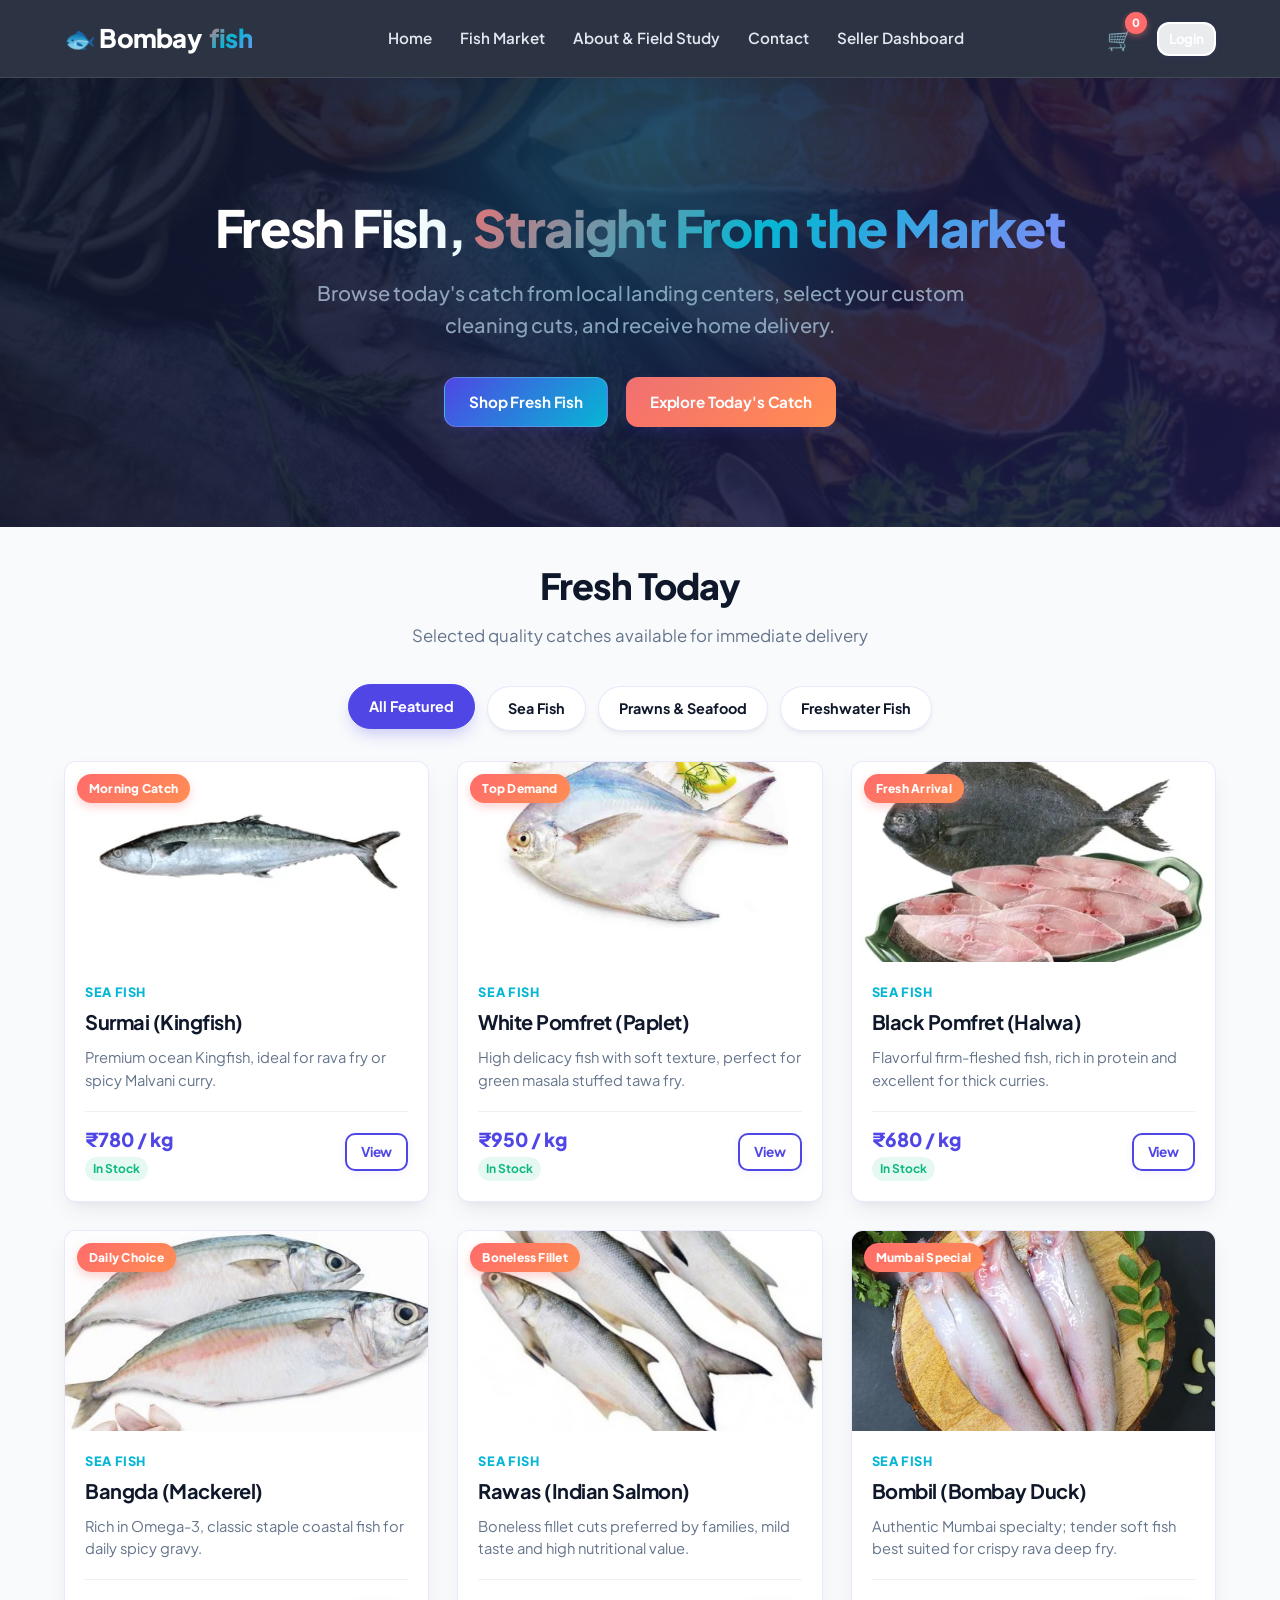
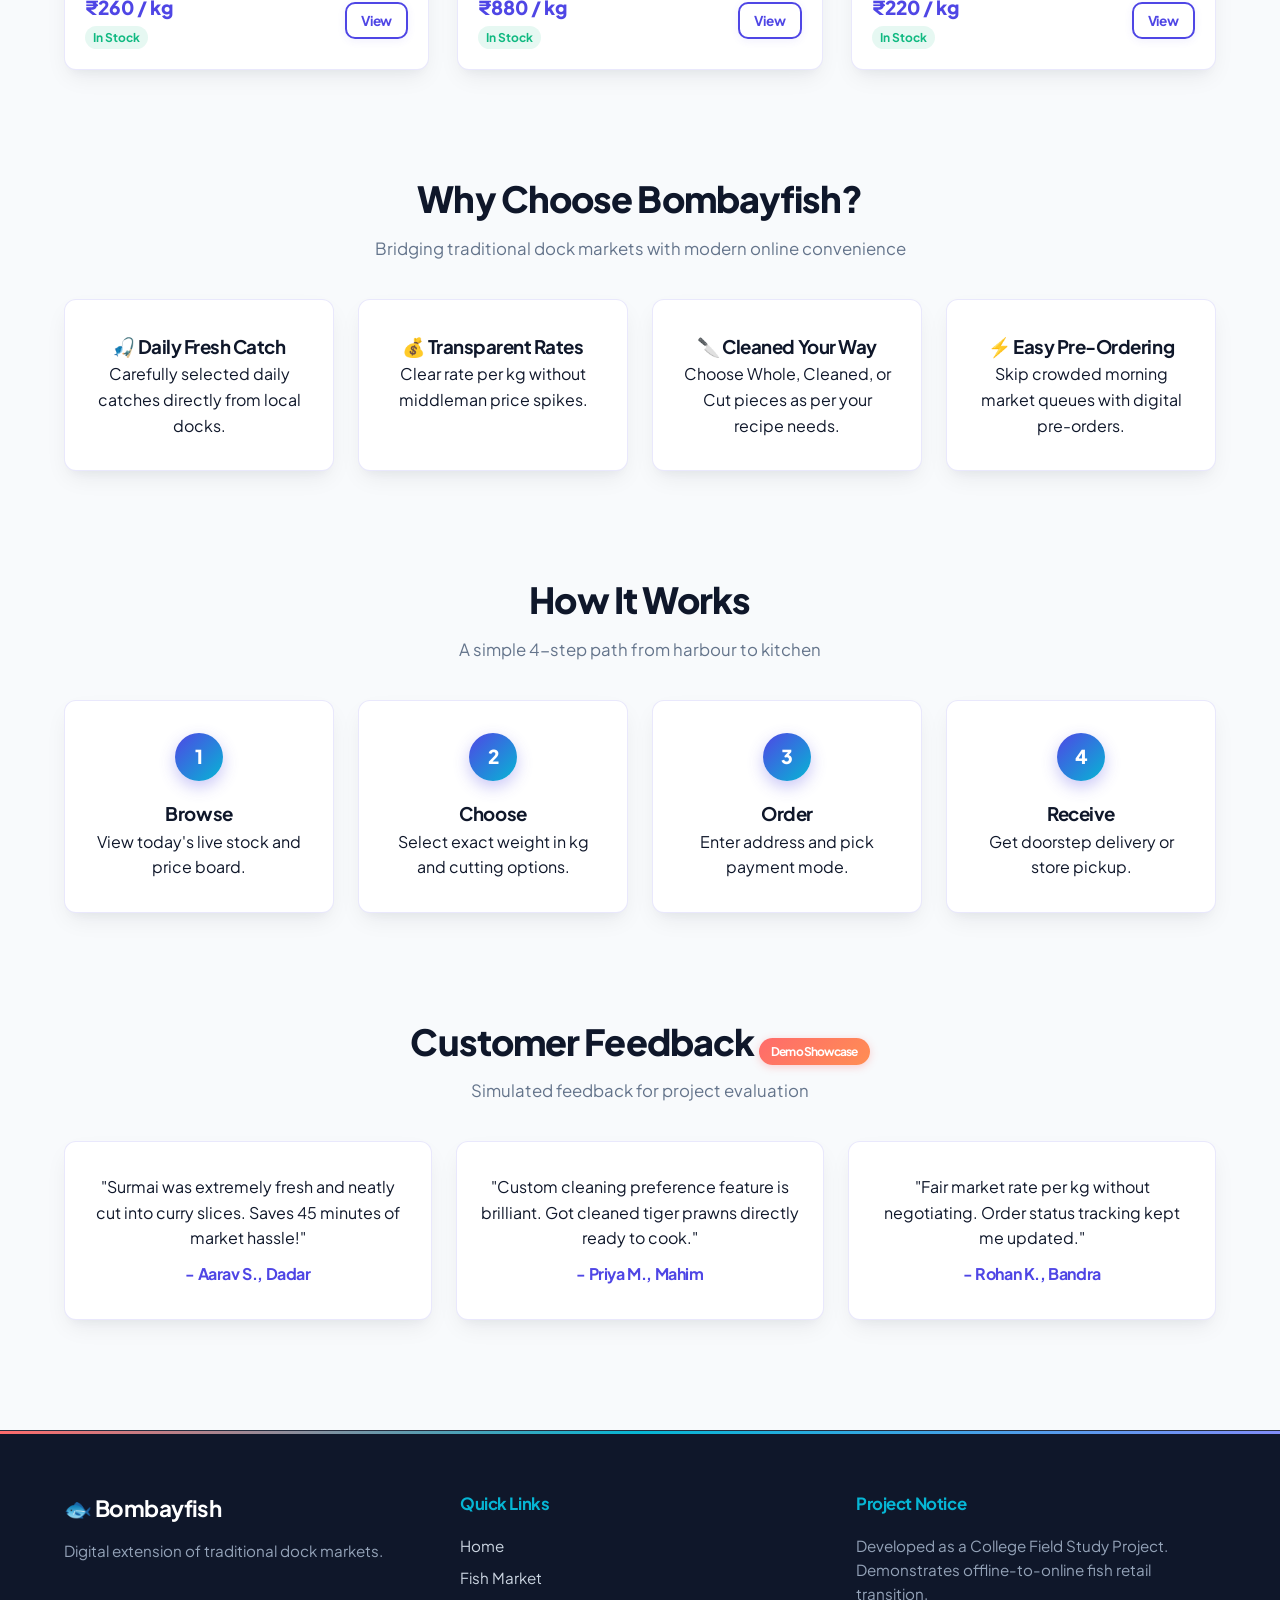
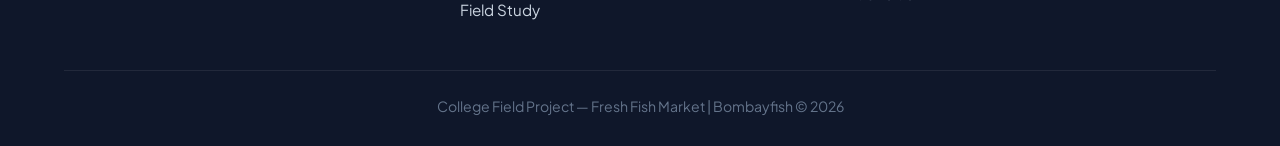
<file: bombayfish/index.html>
<!DOCTYPE html>
<html lang="en">
<head>
  <meta charset="UTF-8">
  <meta name="viewport" content="width=device-width, initial-scale=1.0">
  <title>Bombayfish - Fresh Fish Market</title>
  <link rel="stylesheet" href="style.css">
</head>
<body>

  <!-- Navigation Bar -->
  <header>
    <nav class="navbar">
      <a href="index.html" class="logo">🐟 Bombay<span>fish</span></a>
      <button class="menu-toggle" id="mobileMenuToggle">☰</button>
      <div class="nav-links" id="navLinks">
        <a href="index.html">Home</a>
        <a href="products.html">Fish Market</a>
        <a href="about.html">About & Field Study</a>
        <a href="contact.html">Contact</a>
        <a href="admin.html">Seller Dashboard</a>
      </div>
      <div class="nav-icons">
        <a href="cart.html" class="cart-icon-btn">🛒 <span class="cart-count" id="cartCount">0</span></a>
        <a href="login.html" class="btn btn-outline" style="color: white; border-color: white; padding: 4px 10px; font-size:0.85rem;">Login</a>
      </div>
    </nav>
  </header>

  <!-- Hero Section -->
  <section class="hero">
    <h1>Fresh Fish, <span class="hero-gradient-text">Straight From the Market</span></h1>
    <p>Browse today's catch from local landing centers, select your custom cleaning cuts, and receive home delivery.</p>
    <div class="hero-buttons">
      <a href="products.html" class="btn btn-primary">Shop Fresh Fish</a>
      <a href="#freshToday" class="btn btn-secondary">Explore Today's Catch</a>
    </div>
  </section>

  <!-- Fresh Today Section with Category Chips -->
  <section class="container" id="freshToday">
    <div class="section-title">
      <h2>Fresh Today</h2>
      <p>Selected quality catches available for immediate delivery</p>
    </div>

    <!-- Interactive Category Filter Chips -->
    <div class="category-chips">
      <span class="chip active" onclick="filterHomeProducts('All', this)">All Featured</span>
      <span class="chip" onclick="filterHomeProducts('Sea Fish', this)">Sea Fish</span>
      <span class="chip" onclick="filterHomeProducts('Prawns & Seafood', this)">Prawns & Seafood</span>
      <span class="chip" onclick="filterHomeProducts('Freshwater Fish', this)">Freshwater Fish</span>
    </div>

    <div class="product-grid" id="homeProductGrid"></div>
  </section>

  <!-- Why Choose Section -->
  <section class="container" style="margin-top: 40px;">
    <div class="section-title">
      <h2>Why Choose Bombayfish?</h2>
      <p>Bridging traditional dock markets with modern online convenience</p>
    </div>
    <div class="features-grid">
      <div class="feature-card">
        <h3>🎣 Daily Fresh Catch</h3>
        <p>Carefully selected daily catches directly from local docks.</p>
      </div>
      <div class="feature-card">
        <h3>💰 Transparent Rates</h3>
        <p>Clear rate per kg without middleman price spikes.</p>
      </div>
      <div class="feature-card">
        <h3>🔪 Cleaned Your Way</h3>
        <p>Choose Whole, Cleaned, or Cut pieces as per your recipe needs.</p>
      </div>
      <div class="feature-card">
        <h3>⚡ Easy Pre-Ordering</h3>
        <p>Skip crowded morning market queues with digital pre-orders.</p>
      </div>
    </div>
  </section>

  <!-- How It Works Section -->
  <section class="container" style="margin-top: 40px;">
    <div class="section-title">
      <h2>How It Works</h2>
      <p>A simple 4-step path from harbour to kitchen</p>
    </div>
    <div class="steps-grid">
      <div class="step-card">
        <div class="step-number">1</div>
        <h3>Browse</h3>
        <p>View today's live stock and price board.</p>
      </div>
      <div class="step-card">
        <div class="step-number">2</div>
        <h3>Choose</h3>
        <p>Select exact weight in kg and cutting options.</p>
      </div>
      <div class="step-card">
        <div class="step-number">3</div>
        <h3>Order</h3>
        <p>Enter address and pick payment mode.</p>
      </div>
      <div class="step-card">
        <div class="step-number">4</div>
        <h3>Receive</h3>
        <p>Get doorstep delivery or store pickup.</p>
      </div>
    </div>
  </section>

  <!-- Sample Customer Reviews -->
  <section class="container" style="margin-top: 40px;">
    <div class="section-title">
      <h2>Customer Feedback <span class="badge-demo">Demo Showcase</span></h2>
      <p>Simulated feedback for project evaluation</p>
    </div>
    <div class="features-grid">
      <div class="feature-card">
        <p>"Surmai was extremely fresh and neatly cut into curry slices. Saves 45 minutes of market hassle!"</p>
        <h4 style="margin-top:10px; color:var(--electric-indigo);">- Aarav S., Dadar</h4>
      </div>
      <div class="feature-card">
        <p>"Custom cleaning preference feature is brilliant. Got cleaned tiger prawns directly ready to cook."</p>
        <h4 style="margin-top:10px; color:var(--electric-indigo);">- Priya M., Mahim</h4>
      </div>
      <div class="feature-card">
        <p>"Fair market rate per kg without negotiating. Order status tracking kept me updated."</p>
        <h4 style="margin-top:10px; color:var(--electric-indigo);">- Rohan K., Bandra</h4>
      </div>
    </div>
  </section>

  <!-- Footer -->
  <footer>
    <div class="footer-content">
      <div>
        <h3>🐟 Bombayfish</h3>
        <p>Digital extension of traditional dock markets.</p>
      </div>
      <div>
        <h4>Quick Links</h4>
        <p><a href="index.html">Home</a></p>
        <p><a href="products.html">Fish Market</a></p>
        <p><a href="about.html">Field Study</a></p>
      </div>
      <div>
        <h4>Project Notice</h4>
        <p>Developed as a College Field Study Project. Demonstrates offline-to-online fish retail transition.</p>
      </div>
    </div>
    <div class="footer-bottom">
      <p>College Field Project — Fresh Fish Market | Bombayfish © 2026</p>
    </div>
  </footer>

  <script src="script.js"></script>
  <script>
    let homeProducts = [];

    document.addEventListener("DOMContentLoaded", () => {
      homeProducts = getProducts();
      renderProductGrid("homeProductGrid", homeProducts.slice(0, 6));
    });

    function filterHomeProducts(category, chipElement) {
      document.querySelectorAll('.chip').forEach(c => c.classList.remove('active'));
      chipElement.classList.add('active');

      if (category === 'All') {
        renderProductGrid("homeProductGrid", homeProducts.slice(0, 6));
      } else {
        const filtered = homeProducts.filter(p => p.category === category);
        renderProductGrid("homeProductGrid", filtered);
      }
    }
  </script>
</body>
</html>
</file>
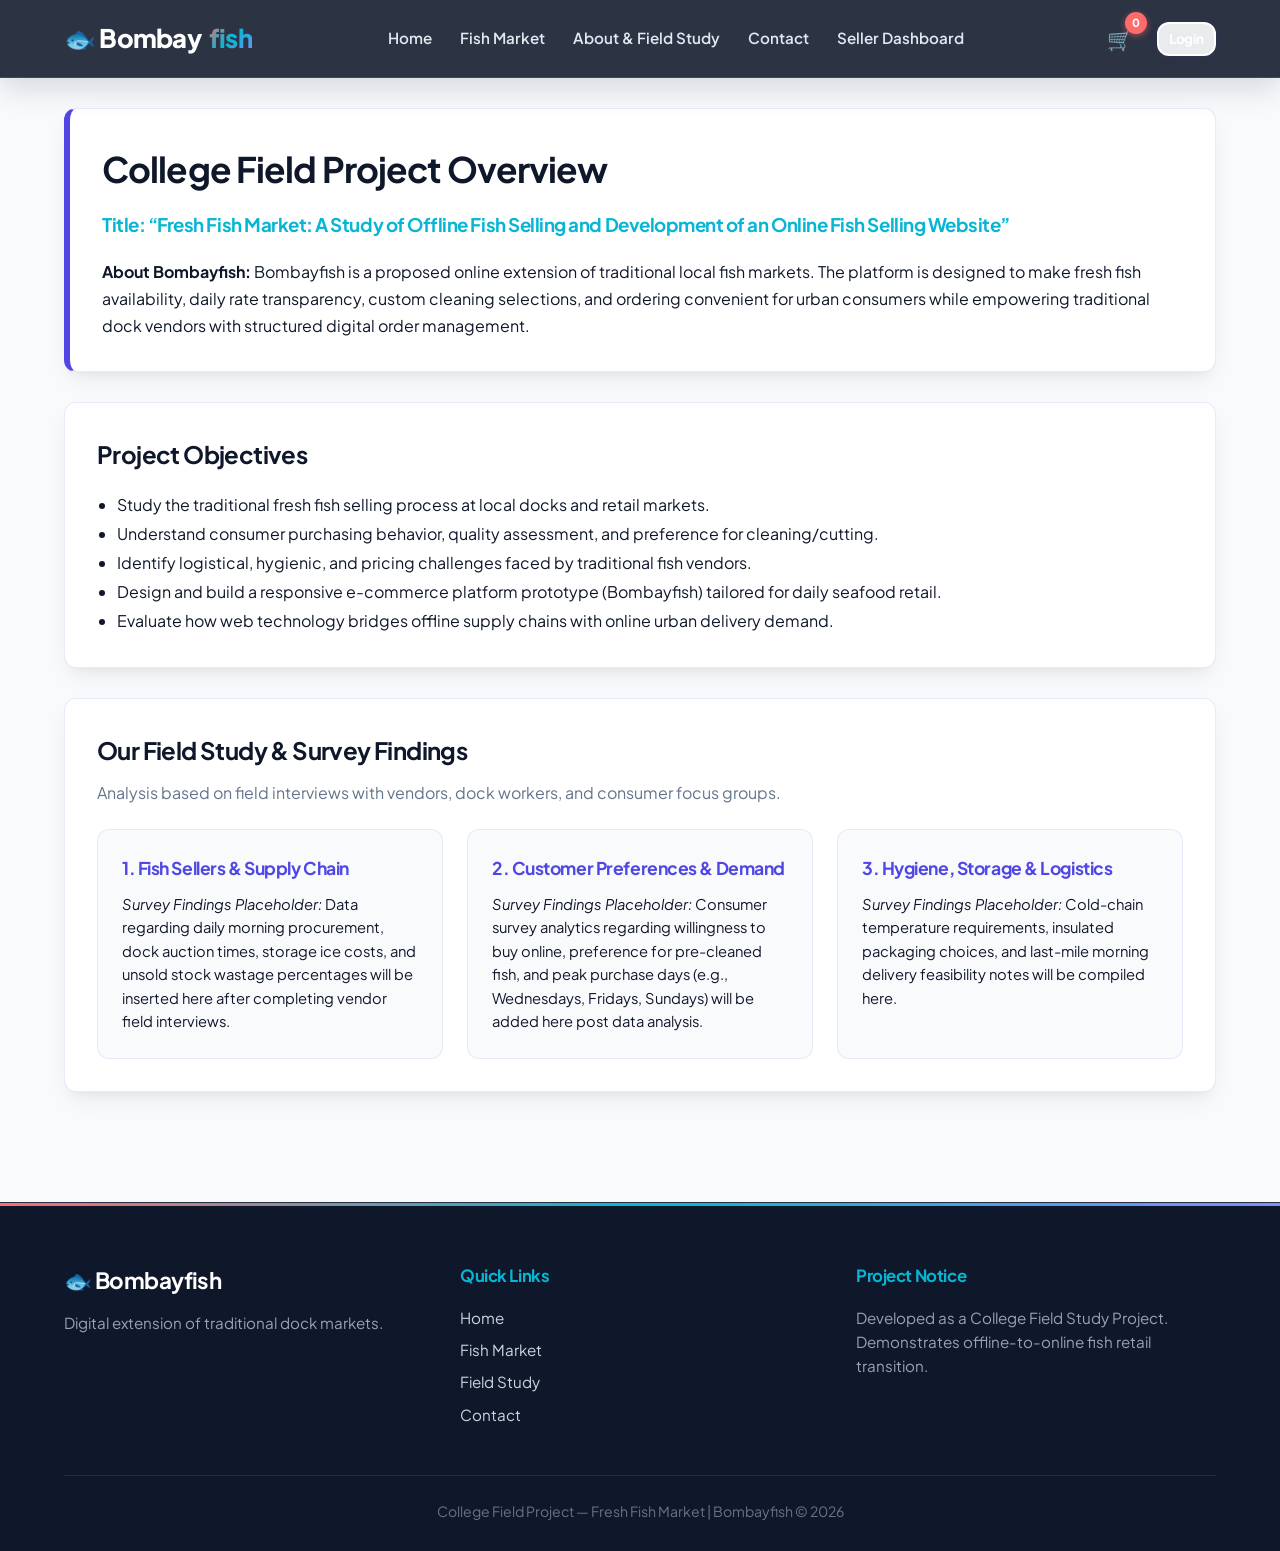
<file: bombayfish/about.html>
<!DOCTYPE html>
<html lang="en">
<head>
  <meta charset="UTF-8">
  <meta name="viewport" content="width=device-width, initial-scale=1.0">
  <title>About & Field Study - Bombayfish</title>
  <link rel="stylesheet" href="style.css">
</head>
<body>
  <header>
    <nav class="navbar">
      <a href="index.html" class="logo">🐟 Bombay<span>fish</span></a>
      <button class="menu-toggle" id="mobileMenuToggle">☰</button>
      <div class="nav-links" id="navLinks">
        <a href="index.html">Home</a>
        <a href="products.html">Fish Market</a>
        <a href="about.html">About & Field Study</a>
        <a href="contact.html">Contact</a>
        <a href="admin.html">Seller Dashboard</a>
      </div>
      <div class="nav-icons">
        <a href="cart.html" class="cart-icon-btn">🛒 <span class="cart-count" id="cartCount">0</span></a>
        <a href="login.html" class="btn btn-outline" style="color: white; border-color: white; padding: 4px 10px; font-size:0.85rem;">Login</a>
      </div>
    </nav>
  </header>

  <div class="container">
    <!-- Academic Project Header -->
    <div style="background: white; padding: 32px; border-radius: var(--radius); border: 1px solid var(--border-color); border-left: 6px solid var(--electric-indigo); margin-bottom: 30px; box-shadow: var(--shadow-md);">
      <h1 style="color: var(--deep-charcoal); margin-bottom: 12px; font-size: 2.2rem;">College Field Project Overview</h1>
      <h3 style="color: var(--vivid-cyan); font-weight: 700;">Title: “Fresh Fish Market: A Study of Offline Fish Selling and Development of an Online Fish Selling Website”</h3>
      <p style="margin-top: 18px; color: var(--text-dark); line-height: 1.7;">
        <strong>About Bombayfish:</strong> Bombayfish is a proposed online extension of traditional local fish markets. The platform is designed to make fresh fish availability, daily rate transparency, custom cleaning selections, and ordering convenient for urban consumers while empowering traditional dock vendors with structured digital order management.
      </p>
    </div>

    <!-- Research & Project Objectives -->
    <div style="background: white; padding: 32px; border-radius: var(--radius); border: 1px solid var(--border-color); box-shadow: var(--shadow-md); margin-bottom: 30px;">
      <h2 style="color: var(--deep-charcoal); margin-bottom: 18px;">Project Objectives</h2>
      <ul style="list-style-type: disc; padding-left: 20px; line-height: 1.8; color: var(--text-dark);">
        <li>Study the traditional fresh fish selling process at local docks and retail markets.</li>
        <li>Understand consumer purchasing behavior, quality assessment, and preference for cleaning/cutting.</li>
        <li>Identify logistical, hygienic, and pricing challenges faced by traditional fish vendors.</li>
        <li>Design and build a responsive e-commerce platform prototype (Bombayfish) tailored for daily seafood retail.</li>
        <li>Evaluate how web technology bridges offline supply chains with online urban delivery demand.</li>
      </ul>
    </div>

    <!-- Field Study & Survey Placeholder Section -->
    <div style="background: white; padding: 32px; border-radius: var(--radius); border: 1px solid var(--border-color); box-shadow: var(--shadow-md);">
      <h2 style="color: var(--deep-charcoal); margin-bottom: 10px;">Our Field Study & Survey Findings</h2>
      <p style="color: var(--text-muted); margin-bottom: 24px;">Analysis based on field interviews with vendors, dock workers, and consumer focus groups.</p>

      <div style="display: grid; grid-template-columns: repeat(auto-fit, minmax(280px, 1fr)); gap: 24px;">
        <div style="background: var(--off-white); padding: 24px; border-radius: var(--radius); border: 1px solid rgba(79, 70, 229, 0.1);">
          <h4 style="color: var(--electric-indigo); margin-bottom: 10px; font-size: 1.1rem;">1. Fish Sellers & Supply Chain</h4>
          <p style="font-size: 0.92rem; color: var(--text-dark); line-height: 1.6;">
            <em>Survey Findings Placeholder:</em> Data regarding daily morning procurement, dock auction times, storage ice costs, and unsold stock wastage percentages will be inserted here after completing vendor field interviews.
          </p>
        </div>

        <div style="background: var(--off-white); padding: 24px; border-radius: var(--radius); border: 1px solid rgba(79, 70, 229, 0.1);">
          <h4 style="color: var(--electric-indigo); margin-bottom: 10px; font-size: 1.1rem;">2. Customer Preferences & Demand</h4>
          <p style="font-size: 0.92rem; color: var(--text-dark); line-height: 1.6;">
            <em>Survey Findings Placeholder:</em> Consumer survey analytics regarding willingness to buy online, preference for pre-cleaned fish, and peak purchase days (e.g., Wednesdays, Fridays, Sundays) will be added here post data analysis.
          </p>
        </div>

        <div style="background: var(--off-white); padding: 24px; border-radius: var(--radius); border: 1px solid rgba(79, 70, 229, 0.1);">
          <h4 style="color: var(--electric-indigo); margin-bottom: 10px; font-size: 1.1rem;">3. Hygiene, Storage & Logistics</h4>
          <p style="font-size: 0.92rem; color: var(--text-dark); line-height: 1.6;">
            <em>Survey Findings Placeholder:</em> Cold-chain temperature requirements, insulated packaging choices, and last-mile morning delivery feasibility notes will be compiled here.
          </p>
        </div>
      </div>
    </div>
  </div>

  <footer>
    <div class="footer-content">
      <div>
        <h3>🐟 Bombayfish</h3>
        <p>Digital extension of traditional dock markets.</p>
      </div>
      <div>
        <h4>Quick Links</h4>
        <p><a href="index.html">Home</a></p>
        <p><a href="products.html">Fish Market</a></p>
        <p><a href="about.html">Field Study</a></p>
        <p><a href="contact.html">Contact</a></p>
      </div>
      <div>
        <h4>Project Notice</h4>
        <p>Developed as a College Field Study Project. Demonstrates offline-to-online fish retail transition.</p>
      </div>
    </div>
    <div class="footer-bottom">
      <p>College Field Project — Fresh Fish Market | Bombayfish © 2026</p>
    </div>
  </footer>

  <script src="script.js"></script>
</body>
</html>
</file>
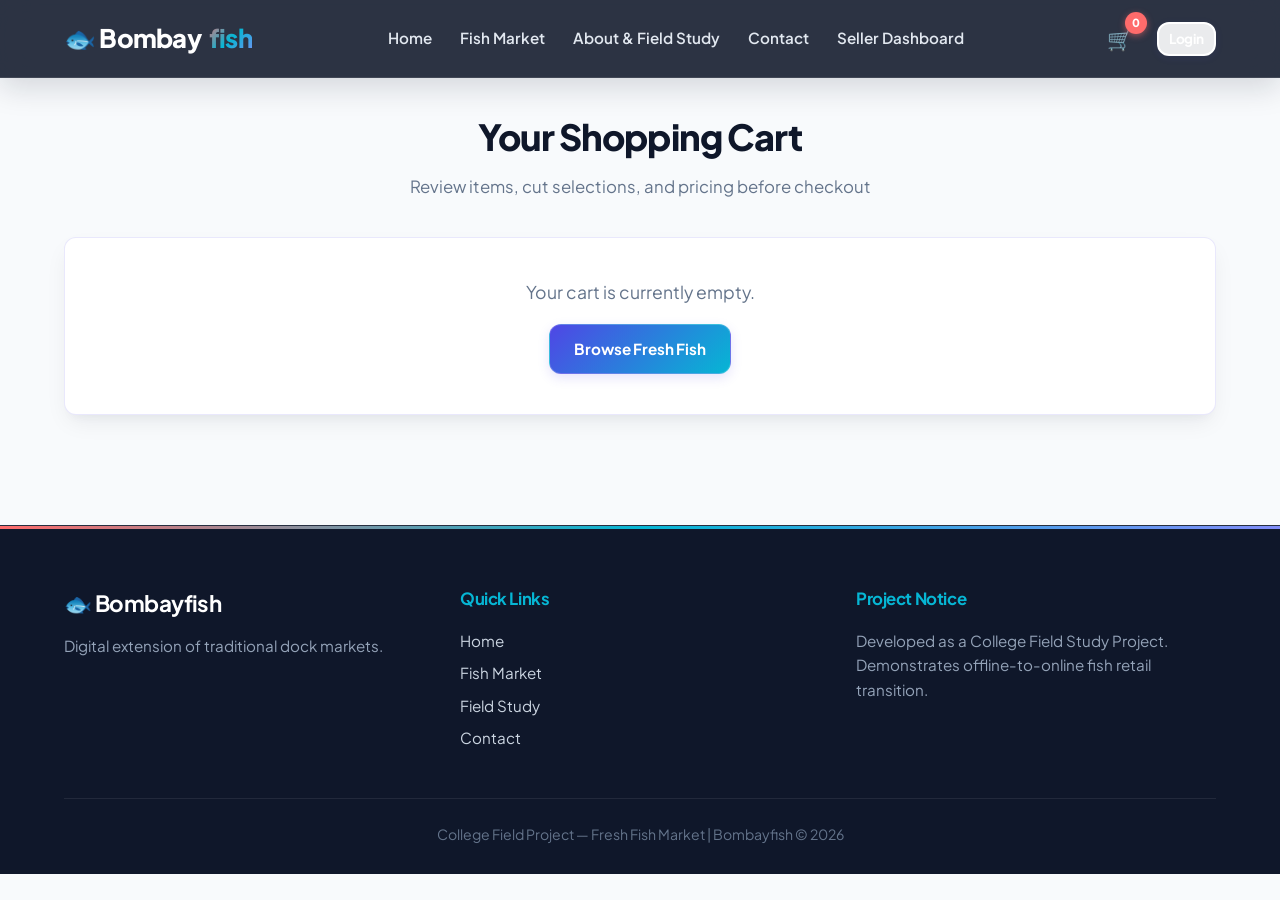
<file: bombayfish/cart.html>
<!DOCTYPE html>
<html lang="en">
<head>
  <meta charset="UTF-8">
  <meta name="viewport" content="width=device-width, initial-scale=1.0">
  <title>Shopping Cart - Bombayfish</title>
  <link rel="stylesheet" href="style.css">
</head>
<body>
  <header>
    <nav class="navbar">
      <a href="index.html" class="logo">🐟 Bombay<span>fish</span></a>
      <button class="menu-toggle" id="mobileMenuToggle">☰</button>
      <div class="nav-links" id="navLinks">
        <a href="index.html">Home</a>
        <a href="products.html">Fish Market</a>
        <a href="about.html">About & Field Study</a>
        <a href="contact.html">Contact</a>
        <a href="admin.html">Seller Dashboard</a>
      </div>
      <div class="nav-icons">
        <a href="cart.html" class="cart-icon-btn">🛒 <span class="cart-count" id="cartCount">0</span></a>
        <a href="login.html" class="btn btn-outline" style="color: white; border-color: white; padding: 4px 10px; font-size:0.85rem;">Login</a>
      </div>
    </nav>
  </header>

  <div class="container">
    <div class="section-title">
      <h2>Your Shopping Cart</h2>
      <p>Review items, cut selections, and pricing before checkout</p>
    </div>

    <div id="cartContent"></div>
  </div>

  <footer>
    <div class="footer-content">
      <div>
        <h3>🐟 Bombayfish</h3>
        <p>Digital extension of traditional dock markets.</p>
      </div>
      <div>
        <h4>Quick Links</h4>
        <p><a href="index.html">Home</a></p>
        <p><a href="products.html">Fish Market</a></p>
        <p><a href="about.html">Field Study</a></p>
        <p><a href="contact.html">Contact</a></p>
      </div>
      <div>
        <h4>Project Notice</h4>
        <p>Developed as a College Field Study Project. Demonstrates offline-to-online fish retail transition.</p>
      </div>
    </div>
    <div class="footer-bottom">
      <p>College Field Project — Fresh Fish Market | Bombayfish © 2026</p>
    </div>
  </footer>

  <script src="script.js"></script>
  <script>
    function renderCartPage() {
      const cart = getCart();
      const container = document.getElementById("cartContent");
      if (!container) return;

      if (cart.length === 0) {
        container.innerHTML = `
          <div style="text-align: center; padding: 40px; background: white; border-radius: var(--radius); border: 1px solid var(--border-color); box-shadow: var(--shadow-md);">
            <p style="font-size: 1.1rem; color: var(--text-muted);">Your cart is currently empty.</p>
            <a href="products.html" class="btn btn-primary" style="margin-top: 18px;">Browse Fresh Fish</a>
          </div>
        `;
        return;
      }

      let grandTotal = 0;
      let tableRows = cart.map((item, index) => {
        grandTotal += item.totalPrice;
        return `
          <tr>
            <td>
              <strong>${item.name}</strong><br>
              <small style="color:var(--text-muted);">${item.prepOption}</small>
            </td>
            <td>${item.weightKg >= 1 ? item.weightKg + ' kg' : (item.weightKg * 1000) + ' g'}</td>
            <td>₹${item.pricePerKg}</td>
            <td>${item.quantity}</td>
            <td>₹${item.totalPrice}</td>
            <td>
              <button onclick="removeItem(${index})" style="background:var(--bright-coral); color:white; border:none; padding:6px 12px; border-radius:8px; cursor:pointer; font-weight:600;">Remove</button>
            </td>
          </tr>
        `;
      }).join('');

      container.innerHTML = `
        <table class="cart-table">
          <thead>
            <tr>
              <th>Item & Cutting</th>
              <th>Weight</th>
              <th>Rate/kg</th>
              <th>Qty</th>
              <th>Subtotal</th>
              <th>Action</th>
            </tr>
          </thead>
          <tbody>
            ${tableRows}
          </tbody>
        </table>

        <div style="display: flex; justify-content: space-between; align-items: center; background: white; padding: 24px; border-radius: var(--radius); border: 1px solid var(--border-color); box-shadow: var(--shadow-md); flex-wrap: wrap; gap: 15px;">
          <a href="products.html" class="btn btn-outline">Continue Shopping</a>
          <div>
            <span style="font-size: 1.25rem; font-weight: 800; margin-right: 20px; color: var(--electric-indigo);">Total: ₹${grandTotal}</span>
            <a href="checkout.html" class="btn btn-primary">Proceed to Checkout</a>
          </div>
        </div>
      `;
    }

    function removeItem(index) {
      let cart = getCart();
      cart.splice(index, 1);
      saveCart(cart);
      renderCartPage();
    }

    document.addEventListener("DOMContentLoaded", renderCartPage);
  </script>
</body>
</html>
</file>
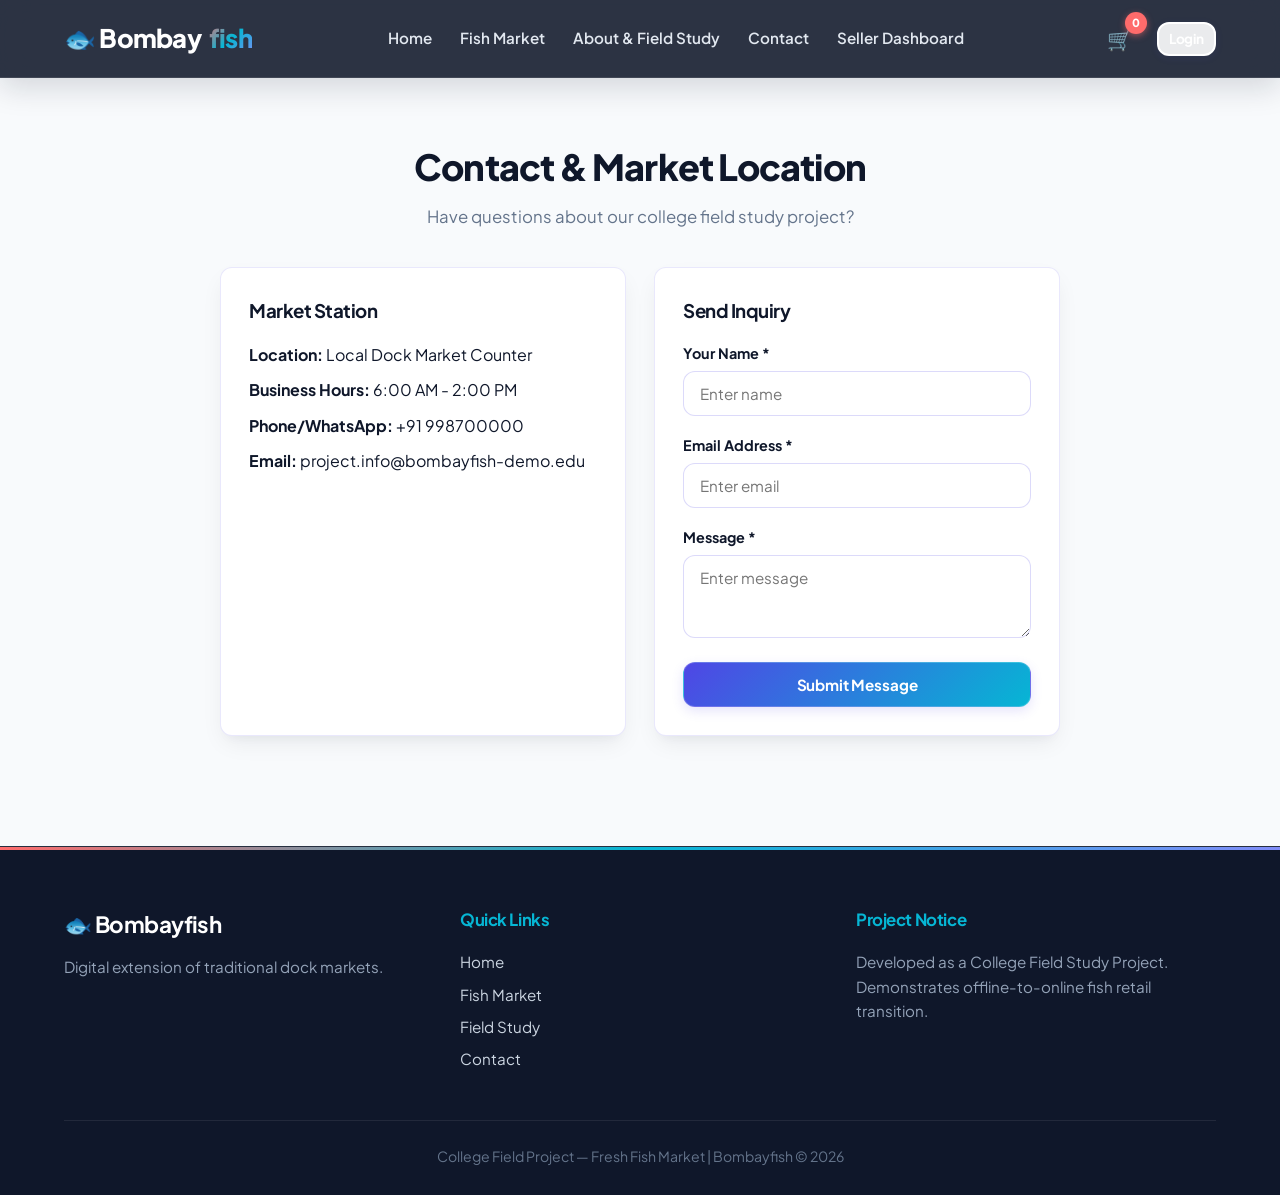
<file: bombayfish/contact.html>
<!DOCTYPE html>
<html lang="en">
<head>
  <meta charset="UTF-8">
  <meta name="viewport" content="width=device-width, initial-scale=1.0">
  <title>Contact Us - Bombayfish</title>
  <link rel="stylesheet" href="style.css">
</head>
<body>
  <header>
    <nav class="navbar">
      <a href="index.html" class="logo">🐟 Bombay<span>fish</span></a>
      <button class="menu-toggle" id="mobileMenuToggle">☰</button>
      <div class="nav-links" id="navLinks">
        <a href="index.html">Home</a>
        <a href="products.html">Fish Market</a>
        <a href="about.html">About & Field Study</a>
        <a href="contact.html">Contact</a>
        <a href="admin.html">Seller Dashboard</a>
      </div>
      <div class="nav-icons">
        <a href="cart.html" class="cart-icon-btn">🛒 <span class="cart-count" id="cartCount">0</span></a>
        <a href="login.html" class="btn btn-outline" style="color: white; border-color: white; padding: 4px 10px; font-size:0.85rem;">Login</a>
      </div>
    </nav>
  </header>

  <div class="container" style="max-width: 840px; margin-top: 30px;">
    <div class="section-title">
      <h2>Contact & Market Location</h2>
      <p>Have questions about our college field study project?</p>
    </div>

    <div style="display: grid; grid-template-columns: repeat(auto-fit, minmax(300px, 1fr)); gap: 28px;">
      <div style="background: white; padding: 28px; border-radius: var(--radius); border: 1px solid var(--border-color); box-shadow: var(--shadow-md);">
        <h3 style="color: var(--deep-charcoal); margin-bottom: 16px;">Market Station</h3>
        <p style="margin-bottom: 10px;"><strong>Location:</strong> Local Dock Market Counter </p>
        <p style="margin-bottom: 10px;"><strong>Business Hours:</strong> 6:00 AM - 2:00 PM </p>
        <p style="margin-bottom: 10px;"><strong>Phone/WhatsApp:</strong> +91 998700000</p>
        <p><strong>Email:</strong> project.info@bombayfish-demo.edu</p>
      </div>

      <form id="contactForm" style="background: white; padding: 28px; border-radius: var(--radius); border: 1px solid var(--border-color); box-shadow: var(--shadow-md);" onsubmit="handleContactSubmit(event)">
        <h3 style="color: var(--deep-charcoal); margin-bottom: 16px;">Send Inquiry</h3>

        <div id="contactAlert" style="display: none; padding: 12px; border-radius: var(--radius); font-size: 0.9rem; margin-bottom: 15px;"></div>

        <div class="form-group">
          <label for="contactName">Your Name *</label>
          <input type="text" id="contactName" required placeholder="Enter name">
        </div>
        <div class="form-group">
          <label for="contactEmail">Email Address *</label>
          <input type="email" id="contactEmail" required placeholder="Enter email">
        </div>
        <div class="form-group">
          <label for="contactMessage">Message *</label>
          <textarea id="contactMessage" rows="3" required placeholder="Enter message"></textarea>
        </div>
        <button type="submit" class="btn btn-primary" style="width: 100%;">Submit Message</button>
      </form>
    </div>
  </div>

  <footer>
    <div class="footer-content">
      <div>
        <h3>🐟 Bombayfish</h3>
        <p>Digital extension of traditional dock markets.</p>
      </div>
      <div>
        <h4>Quick Links</h4>
        <p><a href="index.html">Home</a></p>
        <p><a href="products.html">Fish Market</a></p>
        <p><a href="about.html">Field Study</a></p>
        <p><a href="contact.html">Contact</a></p>
      </div>
      <div>
        <h4>Project Notice</h4>
        <p>Developed as a College Field Study Project. Demonstrates offline-to-online fish retail transition.</p>
      </div>
    </div>
    <div class="footer-bottom">
      <p>College Field Project — Fresh Fish Market | Bombayfish © 2026</p>
    </div>
  </footer>

  <script src="script.js"></script>
  <script>
    function handleContactSubmit(e) {
      e.preventDefault();
      const alertDiv = document.getElementById("contactAlert");
      alertDiv.style.display = "block";
      alertDiv.style.background = "#D1FAE5";
      alertDiv.style.color = "#065F46";
      alertDiv.style.border = "1px solid #A7F3D0";
      alertDiv.innerText = "Thank you! Your message has been submitted successfully.";
      document.getElementById("contactForm").reset();
    }
  </script>
</body>
</html>
</file>
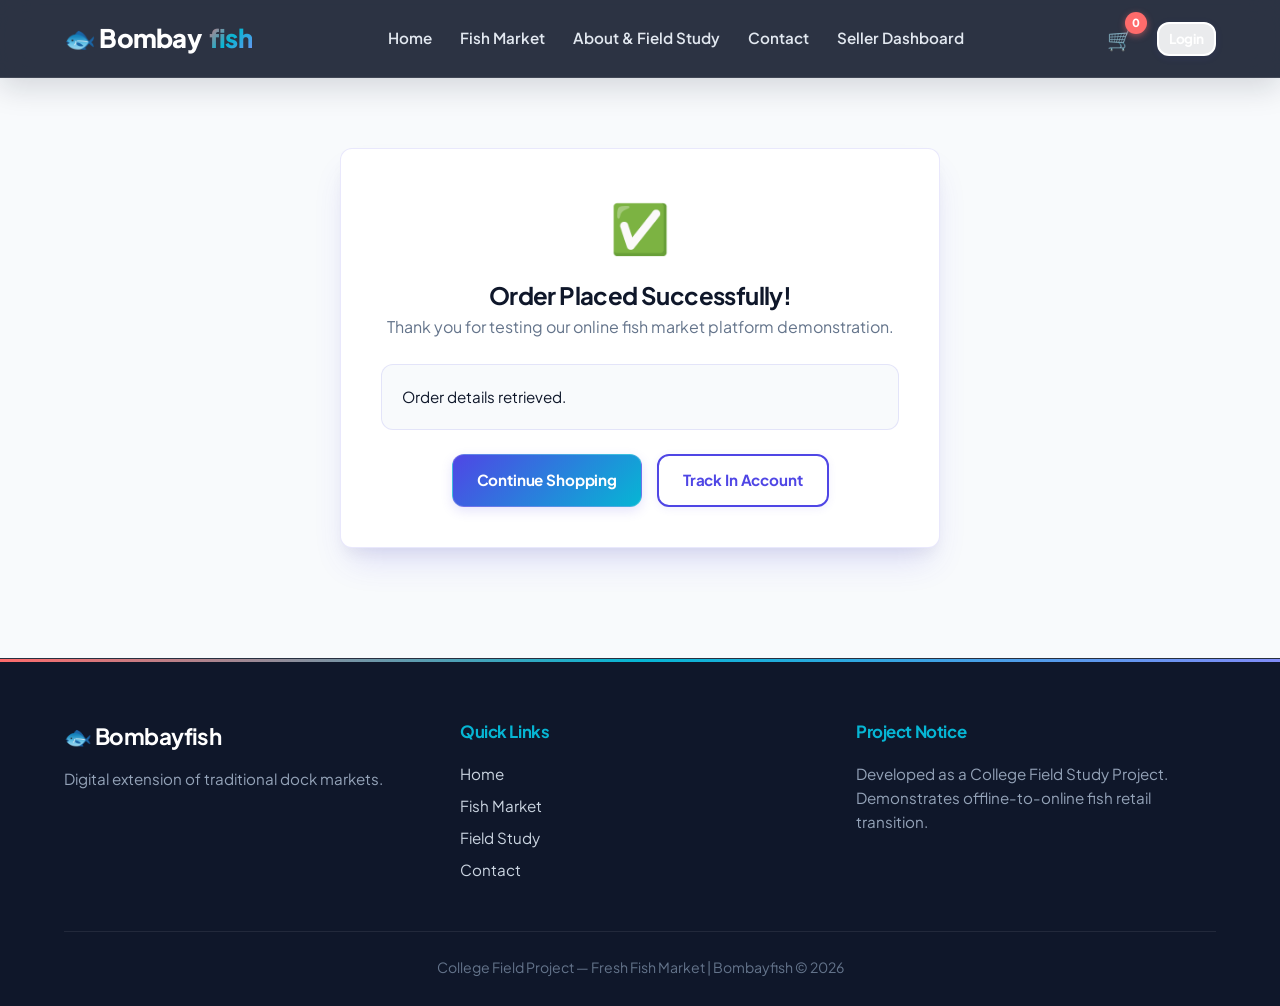
<file: bombayfish/order-confirmation.html>
<!DOCTYPE html>
<html lang="en">
<head>
  <meta charset="UTF-8">
  <meta name="viewport" content="width=device-width, initial-scale=1.0">
  <title>Order Confirmed - Bombayfish</title>
  <link rel="stylesheet" href="style.css">
</head>
<body>
  <header>
    <nav class="navbar">
      <a href="index.html" class="logo">🐟 Bombay<span>fish</span></a>
      <button class="menu-toggle" id="mobileMenuToggle">☰</button>
      <div class="nav-links" id="navLinks">
        <a href="index.html">Home</a>
        <a href="products.html">Fish Market</a>
        <a href="about.html">About & Field Study</a>
        <a href="contact.html">Contact</a>
        <a href="admin.html">Seller Dashboard</a>
      </div>
      <div class="nav-icons">
        <a href="cart.html" class="cart-icon-btn">🛒 <span class="cart-count" id="cartCount">0</span></a>
        <a href="login.html" class="btn btn-outline" style="color: white; border-color: white; padding: 4px 10px; font-size:0.85rem;">Login</a>
      </div>
    </nav>
  </header>

  <div class="container" style="max-width: 600px; margin-top: 40px;">
    <div style="background: white; padding: 40px; border-radius: var(--radius); text-align: center; border: 1px solid var(--border-color); box-shadow: var(--shadow-lg);">
      <div style="font-size: 3rem; color: var(--green-fresh); margin-bottom: 10px;">✅</div>
      <h2 style="color: var(--deep-charcoal);">Order Placed Successfully!</h2>
      <p style="color: var(--text-muted); margin-bottom: 24px;">Thank you for testing our online fish market platform demonstration.</p>

      <div id="receiptBox" style="text-align: left; background: var(--off-white); padding: 20px; border-radius: var(--radius); border: 1px solid var(--border-color); margin-bottom: 24px; font-size: 0.95rem;">
        <!-- Filled via JS -->
      </div>

      <div style="display: flex; gap: 15px; justify-content: center; flex-wrap: wrap;">
        <a href="products.html" class="btn btn-primary">Continue Shopping</a>
        <a href="account.html" class="btn btn-outline">Track In Account</a>
      </div>
    </div>
  </div>

  <footer>
    <div class="footer-content">
      <div>
        <h3>🐟 Bombayfish</h3>
        <p>Digital extension of traditional dock markets.</p>
      </div>
      <div>
        <h4>Quick Links</h4>
        <p><a href="index.html">Home</a></p>
        <p><a href="products.html">Fish Market</a></p>
        <p><a href="about.html">Field Study</a></p>
        <p><a href="contact.html">Contact</a></p>
      </div>
      <div>
        <h4>Project Notice</h4>
        <p>Developed as a College Field Study Project. Demonstrates offline-to-online fish retail transition.</p>
      </div>
    </div>
    <div class="footer-bottom">
      <p>College Field Project — Fresh Fish Market | Bombayfish © 2026</p>
    </div>
  </footer>

  <script src="script.js"></script>
  <script>
    document.addEventListener("DOMContentLoaded", () => {
      const urlParams = new URLSearchParams(window.location.search);
      const orderId = urlParams.get("orderId");
      const orders = JSON.parse(localStorage.getItem("bf_orders")) || [];
      const order = orders.find(o => o.orderId === orderId) || orders[orders.length - 1];

      const box = document.getElementById("receiptBox");
      if (box) {
        if (order) {
          box.innerHTML = `
            <p style="margin-bottom:6px;"><strong>Order Reference:</strong> ${order.orderId}</p>
            <p style="margin-bottom:6px;"><strong>Customer:</strong> ${order.customerName}</p>
            <p style="margin-bottom:6px;"><strong>Fulfillment Mode:</strong> ${order.deliveryMethod}</p>
            <p style="margin-bottom:6px;"><strong>Payment Mode:</strong> ${order.paymentMethod}</p>
            <p style="margin-bottom:6px;"><strong>Total Paid:</strong> <span style="color:var(--electric-indigo); font-weight:bold;">₹${order.totalAmount}</span></p>
            <p><strong>Estimated Prep/Delivery:</strong> Today, within 2 hours</p>
          `;
        } else {
          box.innerHTML = "<p>Order details retrieved.</p>";
        }
      }
    });
  </script>
</body>
</html>
</file>
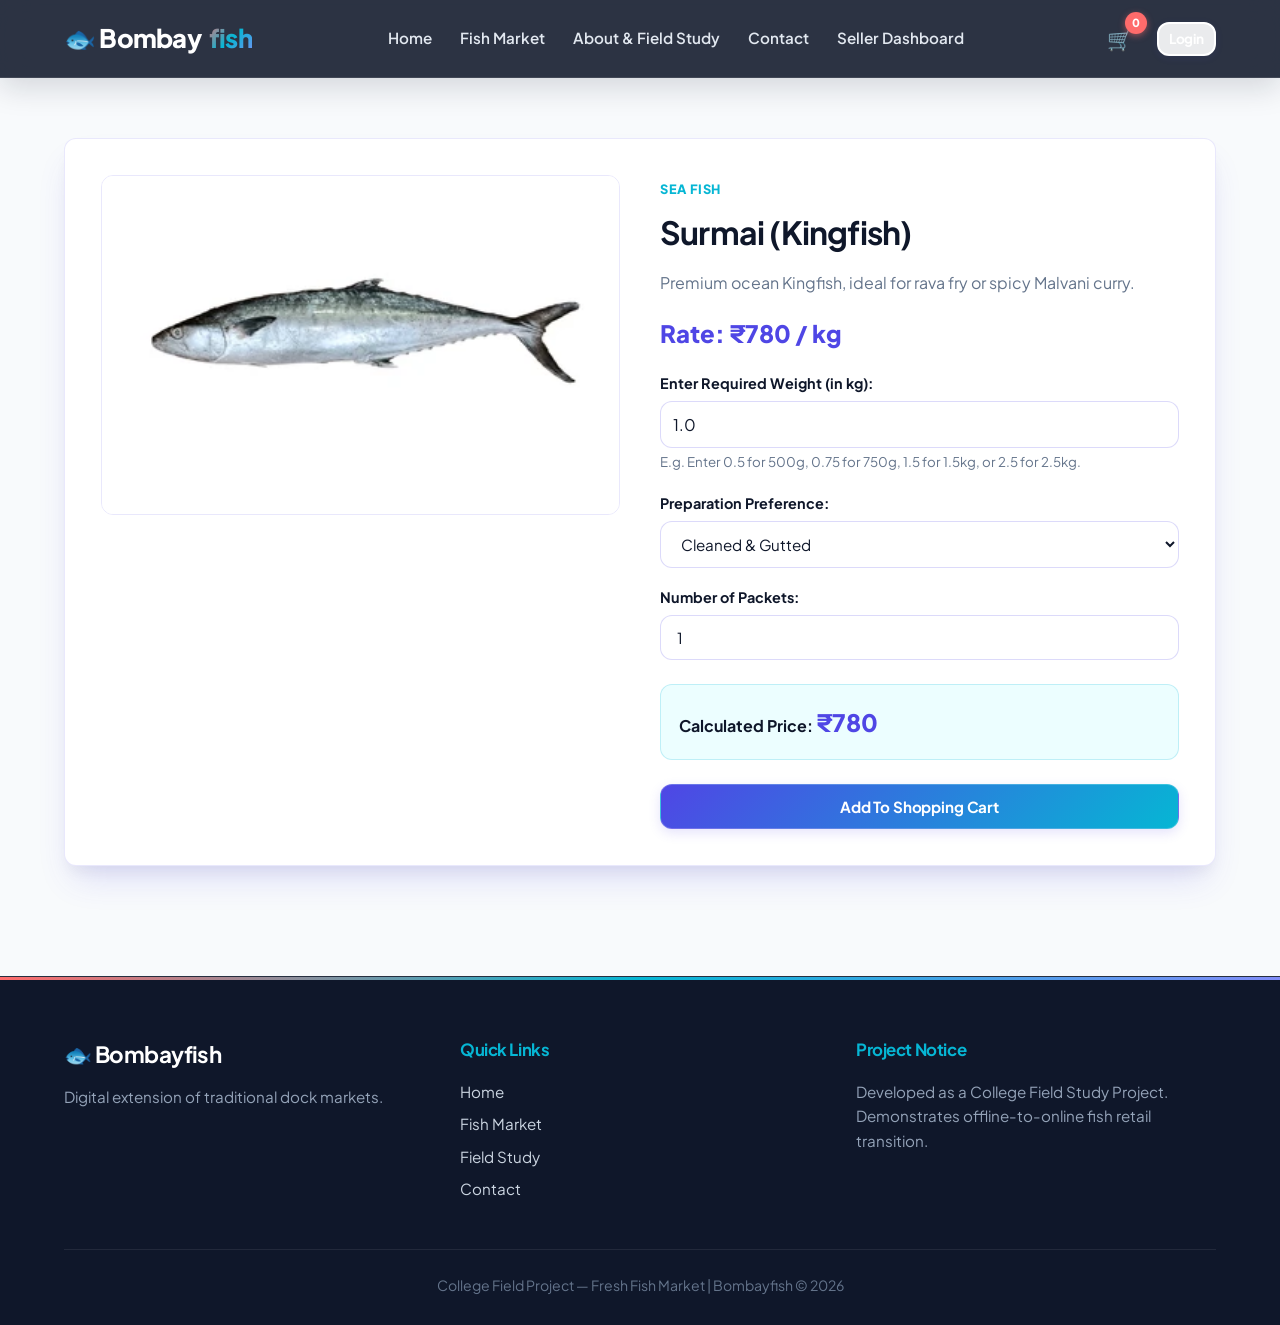
<file: bombayfish/product-details.html>
<!DOCTYPE html>
<html lang="en">
<head>
  <meta charset="UTF-8">
  <meta name="viewport" content="width=device-width, initial-scale=1.0">
  <title>Product Details - Bombayfish</title>
  <link rel="stylesheet" href="style.css">
</head>
<body>
  <header>
    <nav class="navbar">
      <a href="index.html" class="logo">🐟 Bombay<span>fish</span></a>
      <button class="menu-toggle" id="mobileMenuToggle">☰</button>
      <div class="nav-links" id="navLinks">
        <a href="index.html">Home</a>
        <a href="products.html">Fish Market</a>
        <a href="about.html">About & Field Study</a>
        <a href="contact.html">Contact</a>
        <a href="admin.html">Seller Dashboard</a>
      </div>
      <div class="nav-icons">
        <a href="cart.html" class="cart-icon-btn">🛒 <span class="cart-count" id="cartCount">0</span></a>
        <a href="login.html" class="btn btn-outline" style="color: white; border-color: white; padding: 4px 10px; font-size:0.85rem;">Login</a>
      </div>
    </nav>
  </header>

  <div class="container" id="detailsContainer" style="margin-top: 30px;">
    <!-- Populated dynamically via JS -->
  </div>

  <footer>
    <div class="footer-content">
      <div>
        <h3>🐟 Bombayfish</h3>
        <p>Digital extension of traditional dock markets.</p>
      </div>
      <div>
        <h4>Quick Links</h4>
        <p><a href="index.html">Home</a></p>
        <p><a href="products.html">Fish Market</a></p>
        <p><a href="about.html">Field Study</a></p>
        <p><a href="contact.html">Contact</a></p>
      </div>
      <div>
        <h4>Project Notice</h4>
        <p>Developed as a College Field Study Project. Demonstrates offline-to-online fish retail transition.</p>
      </div>
    </div>
    <div class="footer-bottom">
      <p>College Field Project — Fresh Fish Market | Bombayfish © 2026</p>
    </div>
  </footer>

  <script src="script.js"></script>
  <script>
    document.addEventListener("DOMContentLoaded", () => {
      const urlParams = new URLSearchParams(window.location.search);
      const prodId = urlParams.get("id");
      const products = getProducts();
      const product = products.find(p => p.id === prodId) || products[0];

      const container = document.getElementById("detailsContainer");
      if (!container) return;

      container.innerHTML = `
        <div style="display: grid; grid-template-columns: repeat(auto-fit, minmax(300px, 1fr)); gap: 40px; background: white; padding: 36px; border-radius: var(--radius); border: 1px solid var(--border-color); box-shadow: var(--shadow-lg);">
          <div>
            <img src="${product.image}" alt="${product.name}" style="width: 100%; height: 340px; object-fit: cover; border-radius: var(--radius); border: 1px solid var(--border-color);" onerror="this.onerror=null;this.src='https://images.unsplash.com/photo-1534483509719-3feaee7c30da?auto=format&fit=crop&w=800&q=80';">
          </div>
          <div>
            <span class="product-category">${product.category}</span>
            <h1 style="color: var(--deep-charcoal); margin: 6px 0 12px; font-size: 2rem;">${product.name}</h1>
            <p style="color: var(--text-muted); margin-bottom: 18px; font-size: 1rem; line-height: 1.6;">${product.description}</p>
            <div style="font-size: 1.5rem; font-weight: 800; color: var(--electric-indigo); margin-bottom: 20px;">
              Rate: ₹${product.pricePerKg} / kg
            </div>

            <!-- Custom Weight Input Box -->
            <div class="form-group">
              <label for="customWeightInput">Enter Required Weight (in kg):</label>
              <input type="number" id="customWeightInput" value="1.0" step="0.25" min="0.25" max="25" style="padding: 12px; font-size: 1rem;">
              <small style="color: var(--text-muted);">E.g. Enter 0.5 for 500g, 0.75 for 750g, 1.5 for 1.5kg, or 2.5 for 2.5kg.</small>
            </div>

            <div class="form-group">
              <label>Preparation Preference:</label>
              <select id="prepSelect">
                <option value="Cleaned & Gutted">Cleaned & Gutted</option>
                <option value="Cut into Curry Pieces">Cut into Curry Pieces</option>
                <option value="Tawa Fry Cuts">Tawa Fry Cuts</option>
                <option value="Whole (Uncleaned)">Whole (Uncleaned)</option>
              </select>
            </div>

            <div class="form-group">
              <label>Number of Packets:</label>
              <input type="number" id="qtyInput" value="1" min="1" max="10">
            </div>

            <div style="background: var(--aqua-tint); padding: 18px; border-radius: var(--radius); border: 1px solid rgba(6, 182, 212, 0.2); margin: 24px 0;">
              <span style="font-weight: 700; color: var(--deep-charcoal);">Calculated Price: </span>
              <span id="calculatedPrice" style="font-size: 1.5rem; font-weight: 800; color: var(--electric-indigo);">₹${product.pricePerKg}</span>
            </div>

            <button id="addToCartBtn" class="btn btn-primary" style="width: 100%;">Add To Shopping Cart</button>
          </div>
        </div>
      `;

      const weightInput = document.getElementById("customWeightInput");
      const qtyInput = document.getElementById("qtyInput");
      const calcPrice = document.getElementById("calculatedPrice");

      function updatePrice() {
        if (!weightInput || !qtyInput || !calcPrice) return;
        const w = parseFloat(weightInput.value) || 0;
        const q = parseInt(qtyInput.value) || 1;
        const total = Math.round(product.pricePerKg * w * q);
        calcPrice.innerText = `₹${total}`;
      }

      if (weightInput) weightInput.addEventListener("input", updatePrice);
      if (qtyInput) qtyInput.addEventListener("input", updatePrice);

      const addBtn = document.getElementById("addToCartBtn");
      if (addBtn) {
        addBtn.addEventListener("click", () => {
          const weight = parseFloat(weightInput.value);
          if (isNaN(weight) || weight <= 0) {
            alert("Please enter a valid weight in kg (e.g., 0.5, 1, 1.5).");
            return;
          }
          const prep = document.getElementById("prepSelect").value;
          const qty = parseInt(qtyInput.value) || 1;
          addToCart(product.id, weight, prep, qty);
        });
      }
    });
  </script>
</body>
</html>
</file>
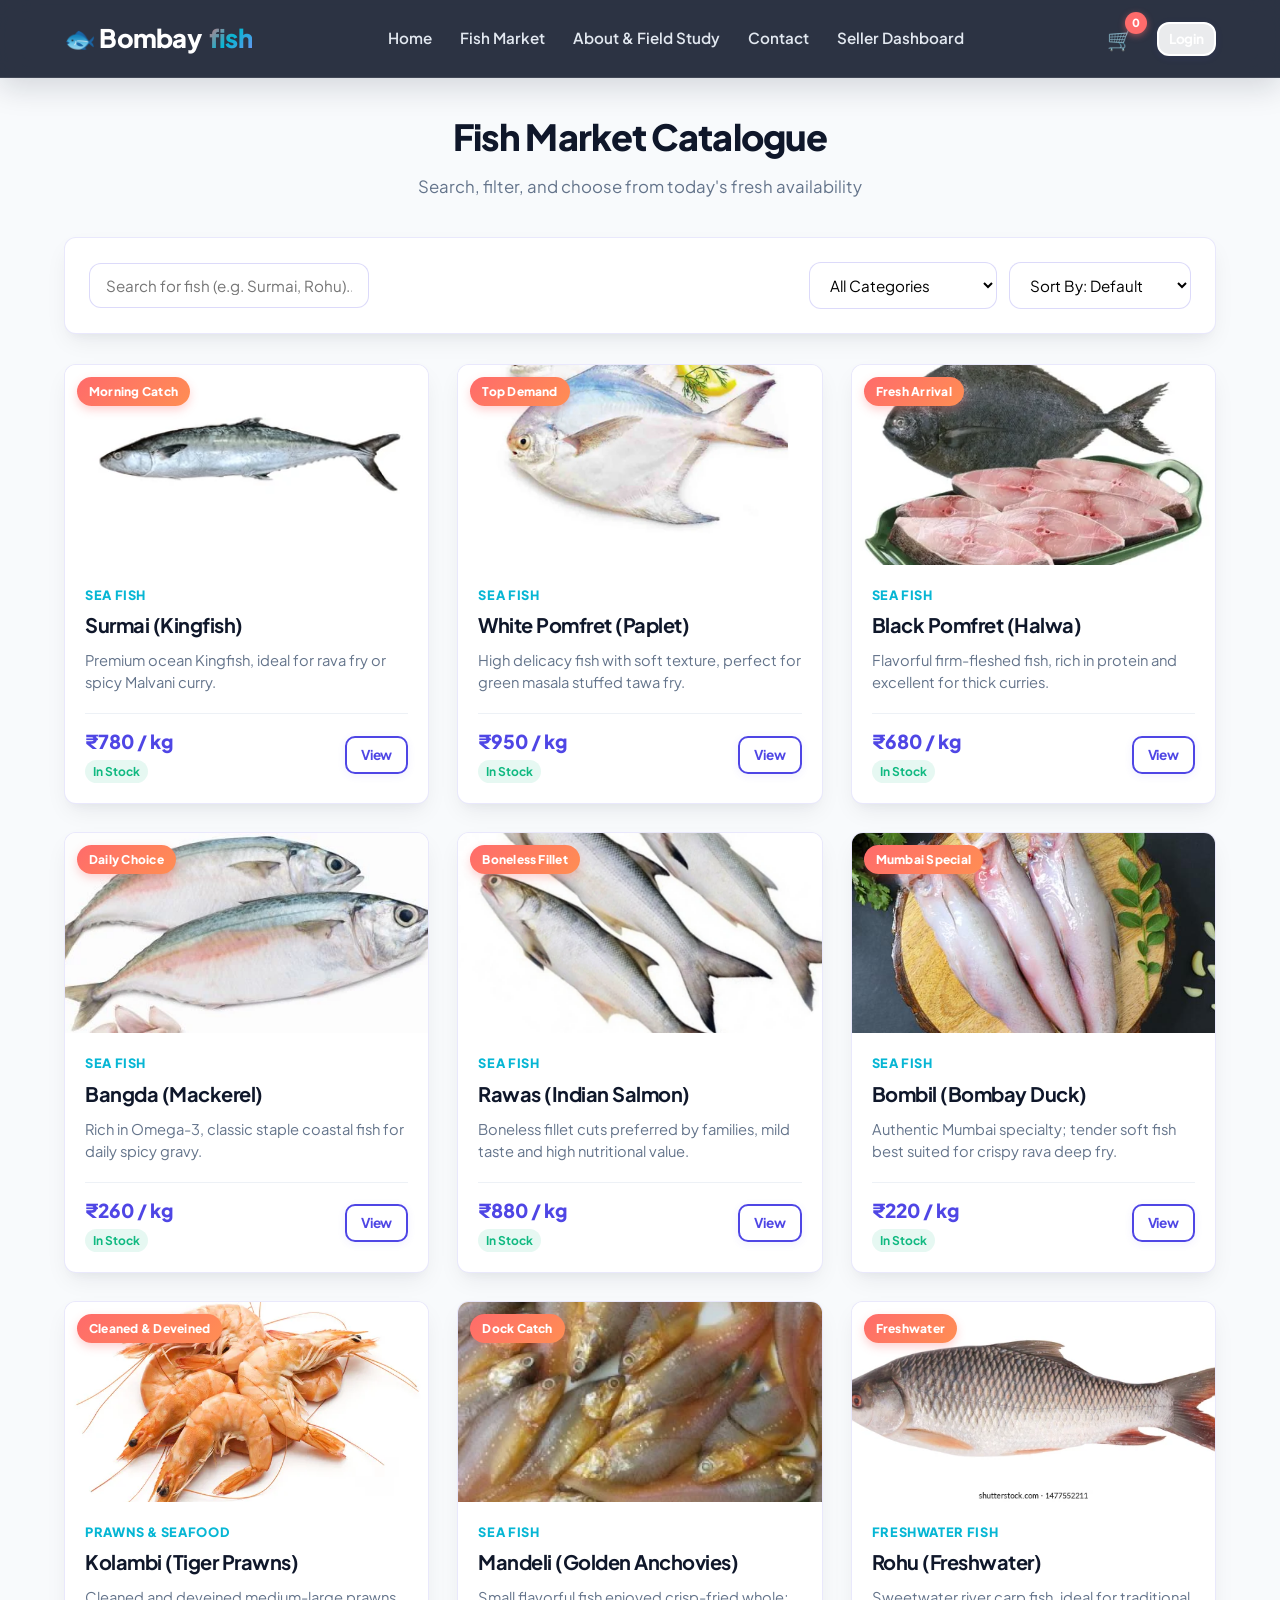
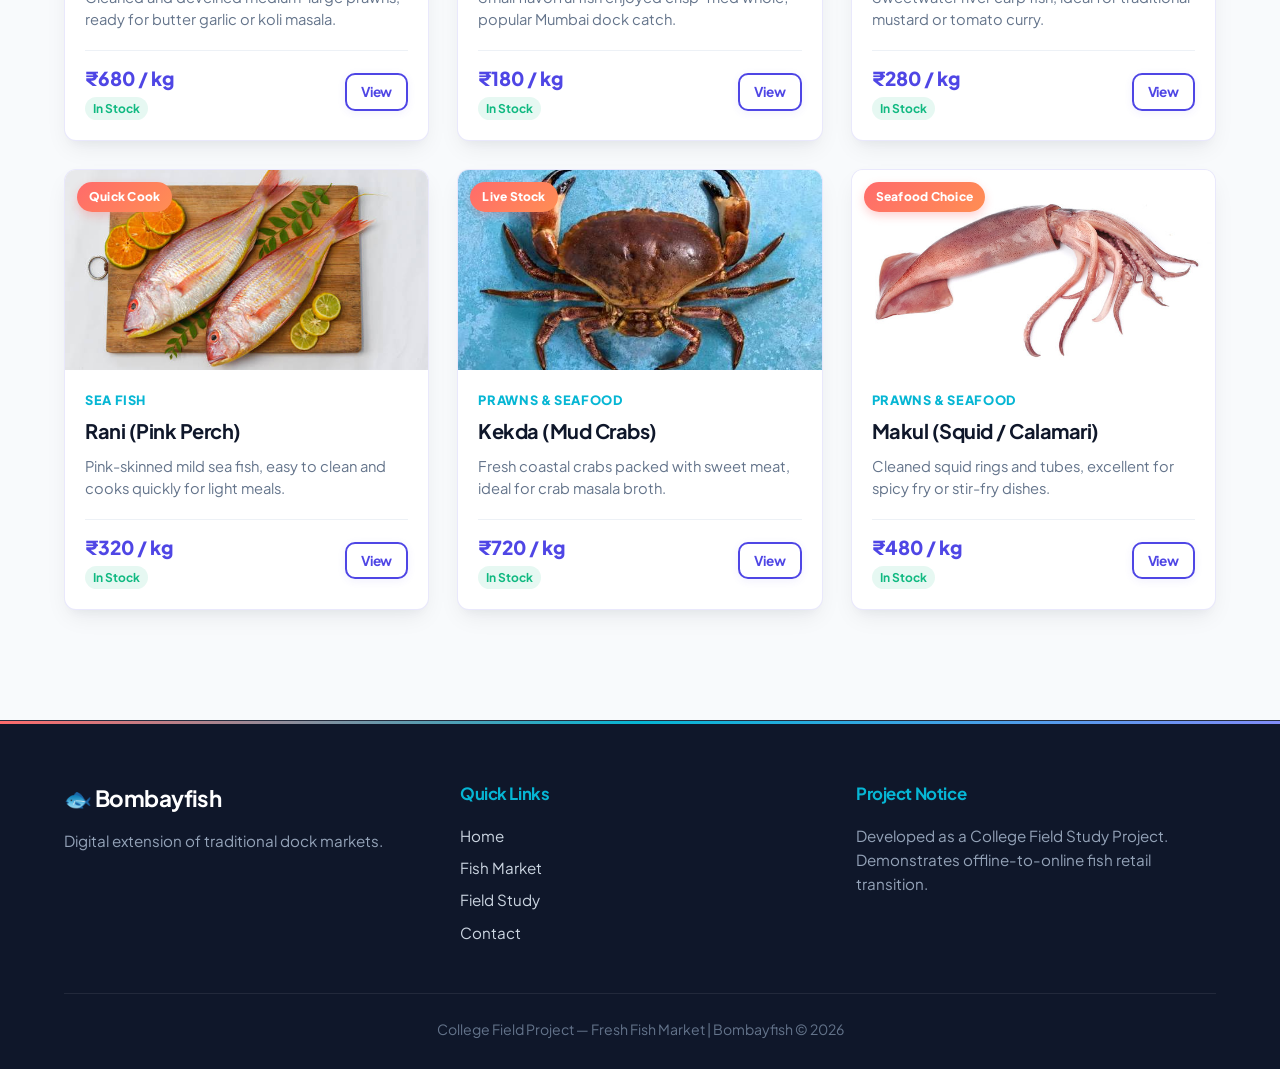
<file: bombayfish/products.html>
<!DOCTYPE html>
<html lang="en">
<head>
  <meta charset="UTF-8">
  <meta name="viewport" content="width=device-width, initial-scale=1.0">
  <title>Fish Market - Bombayfish</title>
  <link rel="stylesheet" href="style.css">
</head>
<body>
  <header>
    <nav class="navbar">
      <a href="index.html" class="logo">🐟 Bombay<span>fish</span></a>
      <button class="menu-toggle" id="mobileMenuToggle">☰</button>
      <div class="nav-links" id="navLinks">
        <a href="index.html">Home</a>
        <a href="products.html">Fish Market</a>
        <a href="about.html">About & Field Study</a>
        <a href="contact.html">Contact</a>
        <a href="admin.html">Seller Dashboard</a>
      </div>
      <div class="nav-icons">
        <a href="cart.html" class="cart-icon-btn">🛒 <span class="cart-count" id="cartCount">0</span></a>
        <a href="login.html" class="btn btn-outline" style="color: white; border-color: white; padding: 4px 10px; font-size:0.85rem;">Login</a>
      </div>
    </nav>
  </header>

  <div class="container">
    <div class="section-title">
      <h2>Fish Market Catalogue</h2>
      <p>Search, filter, and choose from today's fresh availability</p>
    </div>

    <!-- Search & Filter Controls Container -->
    <div style="background: white; padding: 24px; border-radius: var(--radius); border: 1px solid var(--border-color); box-shadow: var(--shadow-md); margin-bottom: 30px; display: flex; flex-wrap: wrap; gap: 18px; align-items: center; justify-content: space-between;">
      <input type="text" id="searchInput" placeholder="Search for fish (e.g. Surmai, Rohu)..." style="padding: 12px 16px; width: 280px; border: 1px solid rgba(79, 70, 229, 0.2); border-radius: var(--radius); font-size: 0.95rem; outline: none;">

      <div style="display: flex; gap: 12px; flex-wrap: wrap;">
        <select id="categoryFilter" style="padding: 12px 16px; border-radius: var(--radius); border: 1px solid rgba(79, 70, 229, 0.2); font-size: 0.95rem; outline: none; background: white; cursor: pointer;">
          <option value="All">All Categories</option>
          <option value="Sea Fish">Sea Fish</option>
          <option value="Freshwater Fish">Freshwater Fish</option>
          <option value="Prawns & Seafood">Prawns & Seafood</option>
        </select>

        <select id="sortOrder" style="padding: 12px 16px; border-radius: var(--radius); border: 1px solid rgba(79, 70, 229, 0.2); font-size: 0.95rem; outline: none; background: white; cursor: pointer;">
          <option value="default">Sort By: Default</option>
          <option value="low-high">Price: Low to High</option>
          <option value="high-low">Price: High to Low</option>
        </select>
      </div>
    </div>

    <div class="product-grid" id="marketProductGrid"></div>
  </div>

  <footer>
    <div class="footer-content">
      <div>
        <h3>🐟 Bombayfish</h3>
        <p>Digital extension of traditional dock markets.</p>
      </div>
      <div>
        <h4>Quick Links</h4>
        <p><a href="index.html">Home</a></p>
        <p><a href="products.html">Fish Market</a></p>
        <p><a href="about.html">Field Study</a></p>
        <p><a href="contact.html">Contact</a></p>
      </div>
      <div>
        <h4>Project Notice</h4>
        <p>Developed as a College Field Study Project. Demonstrates offline-to-online fish retail transition.</p>
      </div>
    </div>
    <div class="footer-bottom">
      <p>College Field Project — Fresh Fish Market | Bombayfish © 2026</p>
    </div>
  </footer>

  <script src="script.js"></script>
  <script>
    document.addEventListener("DOMContentLoaded", () => {
      let allProducts = getProducts();

      function filterAndRender() {
        let result = [...allProducts];
        const searchInput = document.getElementById("searchInput");
        const categoryFilter = document.getElementById("categoryFilter");
        const sortOrder = document.getElementById("sortOrder");

        const searchVal = searchInput ? searchInput.value.toLowerCase() : "";
        const catVal = categoryFilter ? categoryFilter.value : "All";
        const sortVal = sortOrder ? sortOrder.value : "default";

        if (searchVal) {
          result = result.filter(p => p.name.toLowerCase().includes(searchVal));
        }

        if (catVal !== "All") {
          result = result.filter(p => p.category === catVal);
        }

        if (sortVal === "low-high") {
          result.sort((a, b) => a.pricePerKg - b.pricePerKg);
        } else if (sortVal === "high-low") {
          result.sort((a, b) => b.pricePerKg - a.pricePerKg);
        }

        renderProductGrid("marketProductGrid", result);
      }

      const searchElem = document.getElementById("searchInput");
      const catElem = document.getElementById("categoryFilter");
      const sortElem = document.getElementById("sortOrder");

      if (searchElem) searchElem.addEventListener("input", filterAndRender);
      if (catElem) catElem.addEventListener("change", filterAndRender);
      if (sortElem) sortElem.addEventListener("change", filterAndRender);

      filterAndRender();
    });
  </script>
</body>
</html>
</file>
<file: bombayfish/style.css>
/* ==========================================================================
   BOMBAYFISH - MASTER STYLESHEET (VIBRANT MODERN REDESIGN)
   ========================================================================== */

@import url('https://fonts.googleapis.com/css2?family=Plus+Jakarta+Sans:wght@400;500;600;700;800&display=swap');

:root {
  /* Color Palette - Prompt Specifications */
  --electric-indigo: #4F46E5;
  --bright-coral: #FF6B6B;
  --vivid-cyan: #06B6D4;
  --off-white: #F8FAFC;
  --deep-charcoal: #0F172A;

  /* Mapped design system variables */
  --primary-navy: #4F46E5;
  --ocean-blue: #06B6D4;
  --light-aqua: #06B6D4;
  --aqua-tint: #ECFEFF;
  --white: #FFFFFF;
  --light-bg: #F8FAFC;
  --text-dark: #0F172A;
  --text-muted: #64748B;
  --accent-coral: #FF6B6B;
  --green-fresh: #10B981;
  --border-color: rgba(79, 70, 229, 0.12);

  /* Modern elevation and radius tokens */
  --shadow-sm: 0 4px 6px -1px rgba(15, 23, 42, 0.05), 0 2px 4px -2px rgba(15, 23, 42, 0.05);
  --shadow-md: 0 10px 25px -5px rgba(15, 23, 42, 0.08), 0 8px 10px -6px rgba(15, 23, 42, 0.04);
  --shadow-lg: 0 20px 35px -10px rgba(79, 70, 229, 0.18), 0 10px 15px -5px rgba(15, 23, 42, 0.06);
  --shadow-glow: 0 10px 25px -5px rgba(255, 107, 107, 0.35);
  --radius: 12px;
  --radius-xl: 16px;

  /* Gradients */
  --primary-gradient: linear-gradient(135deg, #4F46E5 0%, #06B6D4 100%);
  --coral-gradient: linear-gradient(135deg, #FF6B6B 0%, #FF8E53 100%);
  --accent-text-gradient: linear-gradient(135deg, #FF6B6B 0%, #06B6D4 50%, #818CF8 100%);
  --card-gradient-border: linear-gradient(135deg, rgba(79, 70, 229, 0.2), rgba(6, 182, 212, 0.2));
}

* {
  box-sizing: border-box;
  margin: 0;
  padding: 0;
  font-family: 'Plus Jakarta Sans', -apple-system, BlinkMacSystemFont, 'Segoe UI', Roboto, sans-serif;
}

body {
  background-color: var(--off-white);
  color: var(--deep-charcoal);
  line-height: 1.6;
  -webkit-font-smoothing: antialiased;
  -moz-osx-font-smoothing: grayscale;
}

a {
  text-decoration: none;
  color: inherit;
  transition: all 0.2s ease;
}

ul {
  list-style: none;
}

h1, h2, h3, h4, h5, h6 {
  color: var(--deep-charcoal);
  font-weight: 700;
  letter-spacing: -0.025em;
}

/* --- Global Layout Components --- */
.container {
  width: 90%;
  max-width: 1200px;
  margin: 0 auto;
  padding: 30px 0;
}

/* Rounded Buttons & CTAs */
.btn {
  display: inline-flex;
  align-items: center;
  justify-content: center;
  padding: 12px 24px;
  border-radius: var(--radius);
  font-weight: 700;
  font-size: 0.95rem;
  cursor: pointer;
  border: none;
  transition: all 0.3s cubic-bezier(0.16, 1, 0.3, 1);
  box-shadow: 0 4px 12px rgba(79, 70, 229, 0.15);
  letter-spacing: -0.01em;
}

.btn-primary {
  background: var(--primary-gradient);
  color: var(--white);
  border: 1px solid rgba(255, 255, 255, 0.2);
}

.btn-primary:hover {
  transform: translateY(-3px);
  box-shadow: 0 12px 24px -6px rgba(79, 70, 229, 0.4);
  filter: brightness(1.05);
}

.btn-secondary {
  background: var(--coral-gradient);
  color: var(--white);
}

.btn-secondary:hover {
  transform: translateY(-3px);
  box-shadow: var(--shadow-glow);
  filter: brightness(1.05);
}

.btn-outline {
  background: rgba(255, 255, 255, 0.9);
  border: 2px solid var(--electric-indigo);
  color: var(--electric-indigo);
  box-shadow: 0 2px 8px rgba(79, 70, 229, 0.08);
}

.btn-outline:hover {
  background: var(--electric-indigo);
  color: var(--white);
  transform: translateY(-3px);
  box-shadow: 0 10px 20px -5px rgba(79, 70, 229, 0.3);
}

.badge-demo {
  background: var(--coral-gradient);
  color: var(--white);
  font-size: 0.75rem;
  padding: 4px 12px;
  border-radius: 20px;
  font-weight: 700;
  display: inline-block;
  box-shadow: 0 2px 8px rgba(255, 107, 107, 0.3);
}

/* --- Header & Navigation (Glassmorphism / Frosted Glass) --- */
header {
  background: rgba(15, 23, 42, 0.88);
  backdrop-filter: blur(16px);
  -webkit-backdrop-filter: blur(16px);
  position: sticky;
  top: 0;
  z-index: 1000;
  border-bottom: 1px solid rgba(255, 255, 255, 0.1);
  box-shadow: 0 10px 30px rgba(15, 23, 42, 0.15);
}

.navbar {
  display: flex;
  justify-content: space-between;
  align-items: center;
  padding: 16px 5%;
  max-width: 1280px;
  margin: 0 auto;
}

.logo {
  font-size: 1.6rem;
  font-weight: 800;
  color: var(--white);
  display: flex;
  align-items: center;
  gap: 8px;
  letter-spacing: -0.03em;
}

.logo span {
  background: var(--accent-text-gradient);
  -webkit-background-clip: text;
  -webkit-text-fill-color: transparent;
}

.nav-links {
  display: flex;
  gap: 28px;
  align-items: center;
}

.nav-links a {
  color: #E2E8F0;
  font-weight: 600;
  font-size: 0.95rem;
  position: relative;
  padding: 4px 0;
}

.nav-links a::after {
  content: '';
  position: absolute;
  bottom: 0;
  left: 0;
  width: 0%;
  height: 2px;
  background: var(--vivid-cyan);
  transition: width 0.3s ease;
  border-radius: 2px;
}

.nav-links a:hover {
  color: var(--white);
}

.nav-links a:hover::after {
  width: 100%;
}

.nav-icons {
  display: flex;
  align-items: center;
  gap: 18px;
}

.cart-icon-btn {
  position: relative;
  color: var(--white);
  font-size: 1.3rem;
  padding: 6px;
  display: flex;
  align-items: center;
}

.cart-count {
  position: absolute;
  top: -4px;
  right: -8px;
  background: var(--bright-coral);
  color: var(--white);
  font-size: 0.7rem;
  padding: 2px 7px;
  border-radius: 20px;
  font-weight: 800;
  box-shadow: 0 2px 6px rgba(255, 107, 107, 0.5);
}

.menu-toggle {
  display: none;
  font-size: 1.6rem;
  background: none;
  border: none;
  color: var(--white);
  cursor: pointer;
}

/* --- Hero Section & Gradient Headline --- */
.hero {
  background: linear-gradient(135deg, rgba(15, 23, 42, 0.92) 0%, rgba(30, 27, 75, 0.88) 100%),
              url('images/hero-bg.jpg') center/cover no-repeat;
  color: var(--white);
  padding: 120px 5% 100px;
  text-align: center;
  position: relative;
  overflow: hidden;
}

.hero::before {
  content: '';
  position: absolute;
  top: -50%;
  left: 50%;
  transform: translateX(-50%);
  width: 600px;
  height: 600px;
  background: radial-gradient(circle, rgba(6, 182, 212, 0.25) 0%, rgba(79, 70, 229, 0) 70%);
  pointer-events: none;
}

.hero h1 {
  font-size: 3.2rem;
  margin-bottom: 20px;
  line-height: 1.15;
  font-weight: 800;
  color: var(--white);
}

/* Colorful Gradient Text Utility */
.hero-gradient-text, .gradient-text {
  background: linear-gradient(135deg, #FF6B6B 0%, #06B6D4 50%, #818CF8 100%);
  -webkit-background-clip: text;
  -webkit-text-fill-color: transparent;
  display: inline-block;
}

.hero p {
  font-size: 1.25rem;
  max-width: 680px;
  margin: 0 auto 36px;
  color: #94A3B8;
  font-weight: 500;
}

.hero-buttons {
  display: flex;
  justify-content: center;
  gap: 18px;
  flex-wrap: wrap;
}

/* --- Category Chips Component --- */
.category-chips {
  display: flex;
  justify-content: center;
  gap: 12px;
  margin-bottom: 30px;
  flex-wrap: wrap;
}

.chip {
  background-color: var(--white);
  color: var(--deep-charcoal);
  padding: 10px 20px;
  border-radius: 30px;
  font-size: 0.9rem;
  font-weight: 700;
  cursor: pointer;
  transition: all 0.3s ease;
  border: 1px solid var(--border-color);
  box-shadow: var(--shadow-sm);
}

.chip:hover, .chip.active {
  background: var(--electric-indigo);
  color: var(--white);
  border-color: var(--electric-indigo);
  transform: translateY(-2px);
  box-shadow: 0 8px 16px -4px rgba(79, 70, 229, 0.3);
}

/* --- Section Title --- */
.section-title {
  text-align: center;
  margin-bottom: 36px;
}

.section-title h2 {
  font-size: 2.25rem;
  color: var(--deep-charcoal);
  margin-bottom: 8px;
  font-weight: 800;
}

.section-title p {
  color: var(--text-muted);
  font-size: 1.05rem;
}

/* --- Product Grid & Clean White Container Cards --- */
.product-grid {
  display: grid;
  grid-template-columns: repeat(auto-fit, minmax(270px, 1fr));
  gap: 28px;
  margin-top: 24px;
}

.product-card {
  background: var(--white);
  border-radius: var(--radius);
  border: 1px solid var(--border-color);
  overflow: hidden;
  box-shadow: var(--shadow-md);
  transition: all 0.3s cubic-bezier(0.16, 1, 0.3, 1);
  display: flex;
  flex-direction: column;
  position: relative;
}

.product-card:hover {
  transform: translateY(-8px);
  box-shadow: var(--shadow-lg);
  border-color: rgba(6, 182, 212, 0.35);
}

.product-img-wrapper {
  overflow: hidden;
  height: 200px;
  width: 100%;
  position: relative;
  background: #F1F5F9;
}

.product-card img {
  width: 100%;
  height: 100%;
  object-fit: cover;
  transition: transform 0.5s ease;
}

.product-card:hover img {
  transform: scale(1.08);
}

.card-badge {
  position: absolute;
  top: 12px;
  left: 12px;
  background: var(--coral-gradient);
  color: var(--white);
  font-size: 0.75rem;
  font-weight: 800;
  padding: 5px 12px;
  border-radius: 20px;
  z-index: 2;
  box-shadow: 0 4px 10px rgba(255, 107, 107, 0.3);
  letter-spacing: 0.02em;
}

.product-info {
  padding: 20px;
  display: flex;
  flex-direction: column;
  flex-grow: 1;
}

.product-category {
  font-size: 0.8rem;
  color: var(--vivid-cyan);
  text-transform: uppercase;
  font-weight: 800;
  letter-spacing: 0.05em;
  margin-bottom: 4px;
}

.product-title {
  font-size: 1.25rem;
  color: var(--deep-charcoal);
  margin-bottom: 8px;
  font-weight: 700;
}

.product-desc {
  font-size: 0.92rem;
  color: var(--text-muted);
  margin-bottom: 20px;
  flex-grow: 1;
  line-height: 1.5;
}

.product-bottom {
  display: flex;
  justify-content: space-between;
  align-items: center;
  margin-top: auto;
  padding-top: 12px;
  border-top: 1px solid rgba(226, 232, 240, 0.6);
}

.product-price {
  font-size: 1.2rem;
  font-weight: 800;
  color: var(--electric-indigo);
}

.stock-tag {
  font-size: 0.75rem;
  color: var(--green-fresh);
  font-weight: 700;
  background: rgba(16, 185, 129, 0.1);
  padding: 2px 8px;
  border-radius: 12px;
  display: inline-block;
  margin-top: 2px;
}

/* --- Features & Steps (Clean White Containers with subtle borders) --- */
.features-grid, .steps-grid {
  display: grid;
  grid-template-columns: repeat(auto-fit, minmax(240px, 1fr));
  gap: 24px;
}

.feature-card, .step-card {
  background: var(--white);
  padding: 32px 24px;
  border-radius: var(--radius);
  border: 1px solid var(--border-color);
  box-shadow: var(--shadow-md);
  transition: all 0.3s cubic-bezier(0.16, 1, 0.3, 1);
  text-align: center;
}

.feature-card:hover, .step-card:hover {
  transform: translateY(-6px);
  box-shadow: var(--shadow-lg);
  border-color: rgba(79, 70, 229, 0.3);
}

.step-number {
  background: var(--primary-gradient);
  color: var(--white);
  width: 48px;
  height: 48px;
  border-radius: 50%;
  display: flex;
  align-items: center;
  justify-content: center;
  margin: 0 auto 18px;
  font-weight: 800;
  font-size: 1.2rem;
  box-shadow: 0 6px 16px rgba(79, 70, 229, 0.3);
}

/* --- Form Controls & Cards --- */
.form-group {
  margin-bottom: 18px;
}

.form-group label {
  display: block;
  margin-bottom: 6px;
  font-weight: 700;
  font-size: 0.9rem;
  color: var(--deep-charcoal);
}

.form-group input, .form-group select, .form-group textarea {
  width: 100%;
  padding: 12px 16px;
  border: 1px solid rgba(79, 70, 229, 0.2);
  border-radius: var(--radius);
  background: var(--white);
  color: var(--deep-charcoal);
  font-size: 0.95rem;
  transition: all 0.2s ease;
  outline: none;
}

.form-group input:focus, .form-group select:focus, .form-group textarea:focus {
  border-color: var(--electric-indigo);
  box-shadow: 0 0 0 4px rgba(79, 70, 229, 0.12);
}

/* --- Cart Table Component --- */
.cart-table {
  width: 100%;
  border-collapse: separate;
  border-spacing: 0;
  background: var(--white);
  border-radius: var(--radius);
  overflow: hidden;
  box-shadow: var(--shadow-md);
  margin-bottom: 24px;
  border: 1px solid var(--border-color);
}

.cart-table th, .cart-table td {
  padding: 16px 20px;
  text-align: left;
  border-bottom: 1px solid #F1F5F9;
}

.cart-table th {
  background-color: var(--deep-charcoal);
  color: var(--white);
  font-weight: 700;
  font-size: 0.9rem;
  text-transform: uppercase;
  letter-spacing: 0.05em;
}

.checkout-grid {
  display: grid;
  grid-template-columns: 2fr 1fr;
  gap: 30px;
}

/* --- Admin Stats Widgets --- */
.admin-stats {
  display: grid;
  grid-template-columns: repeat(auto-fit, minmax(200px, 1fr));
  gap: 20px;
  margin-bottom: 32px;
}

.stat-card {
  background: var(--white);
  padding: 24px;
  border-radius: var(--radius);
  border: 1px solid var(--border-color);
  border-left: 5px solid var(--electric-indigo);
  box-shadow: var(--shadow-md);
  transition: transform 0.2s ease;
}

.stat-card:hover {
  transform: translateY(-4px);
  box-shadow: var(--shadow-lg);
}

.stat-card h3 {
  font-size: 0.85rem;
  color: var(--text-muted);
  text-transform: uppercase;
  letter-spacing: 0.05em;
  margin-bottom: 6px;
}

.stat-card p {
  font-size: 2rem;
  font-weight: 800;
  color: var(--deep-charcoal);
}

/* --- Footer (Rich Deep Charcoal Contrast) --- */
footer {
  background-color: var(--deep-charcoal);
  color: #F8FAFC;
  padding: 60px 5% 28px;
  margin-top: 80px;
  border-top: 1px solid rgba(255, 255, 255, 0.1);
  position: relative;
}

footer::before {
  content: '';
  position: absolute;
  top: 0;
  left: 0;
  right: 0;
  height: 3px;
  background: var(--accent-text-gradient);
}

.footer-content {
  display: grid;
  grid-template-columns: repeat(auto-fit, minmax(220px, 1fr));
  gap: 36px;
  margin-bottom: 40px;
  max-width: 1200px;
  margin-left: auto;
  margin-right: auto;
}

.footer-content h3 {
  color: var(--white);
  font-size: 1.4rem;
  margin-bottom: 12px;
}

.footer-content h4 {
  color: var(--vivid-cyan);
  font-size: 1.05rem;
  margin-bottom: 16px;
}

.footer-content p {
  color: #94A3B8;
  font-size: 0.95rem;
  line-height: 1.6;
  margin-bottom: 8px;
}

.footer-content a {
  color: #CBD5E1;
}

.footer-content a:hover {
  color: var(--bright-coral);
}

.footer-bottom {
  text-align: center;
  padding-top: 24px;
  border-top: 1px solid rgba(255, 255, 255, 0.08);
  font-size: 0.88rem;
  color: #64748B;
  max-width: 1200px;
  margin: 0 auto;
}

/* --- Responsive Rules --- */
@media (max-width: 768px) {
  .nav-links {
    display: none;
    flex-direction: column;
    position: absolute;
    top: 68px;
    left: 0;
    width: 100%;
    background-color: var(--deep-charcoal);
    padding: 24px;
    border-bottom: 1px solid var(--border-color);
  }

  .nav-links.active {
    display: flex;
  }

  .menu-toggle {
    display: block;
  }

  .checkout-grid {
    grid-template-columns: 1fr;
  }

  .hero h1 {
    font-size: 2.2rem;
  }

  .hero p {
    font-size: 1.05rem;
  }
}
</file>
